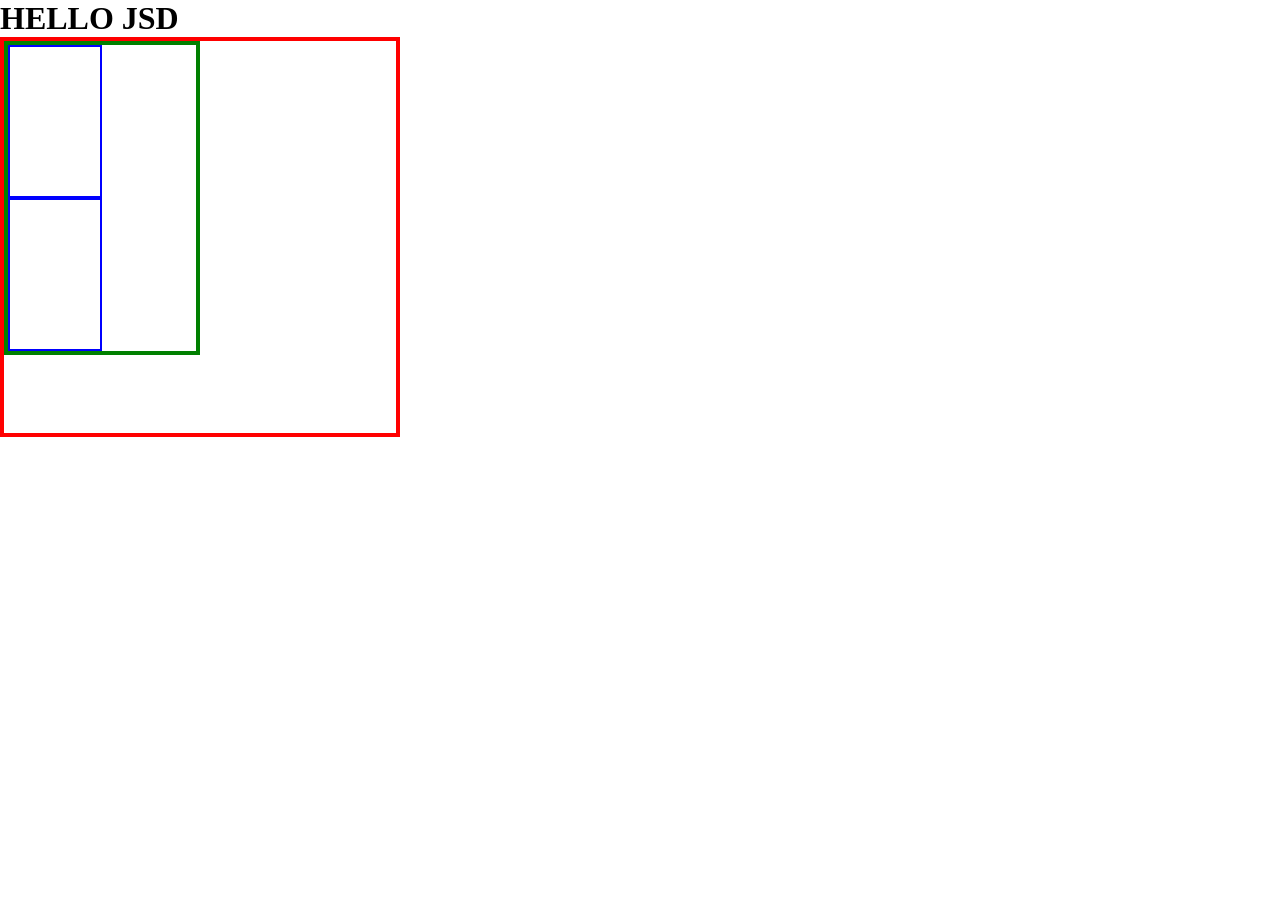
<file: index.html>
<!doctype html>
<html lang="en">
  <head>
    <meta charset="UTF-8" />
    <meta name="viewport" content="width=device-width, initial-scale=1.0" />
    <title>Document</title>
    <link rel="stylesheet" href="style.css" />
  </head>
  <body>
    <h1>HELLO JSD</h1>

    <div id="container">
      <div class="box">
        <div class="inside-box"></div>
        <div class="inside-box"></div>
      </div>
    </div>
  </body>
</html>
</file>
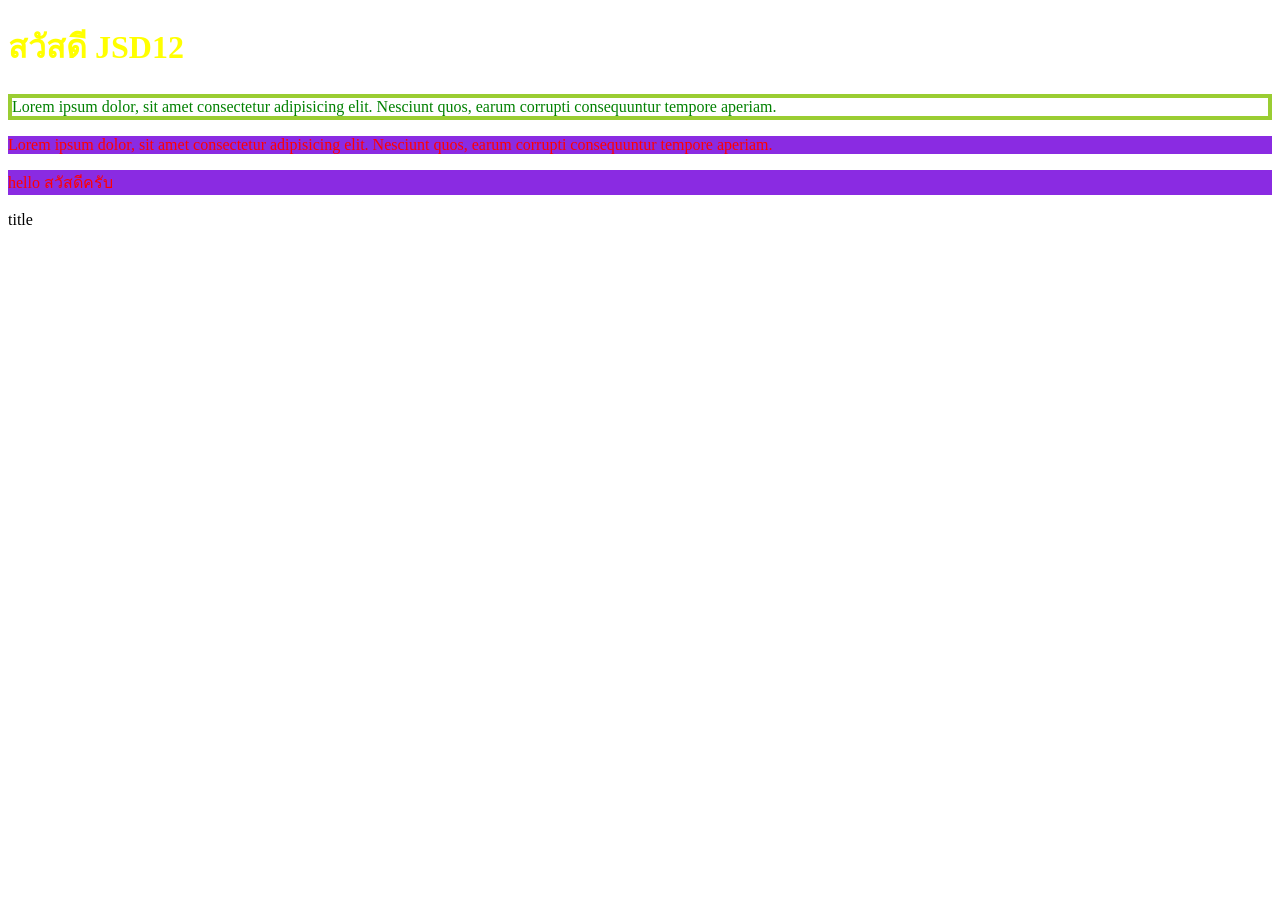
<file: 01_240326Example/index.html>
<!doctype html>
<html lang="en">
  <head>
    <meta charset="UTF-8" />
    <meta name="viewport" content="width=device-width, initial-scale=1.0" />
    <title>CSS-101</title>
    <link href="style.css" rel="stylesheet" />
    <style>
      h1 {
        color: aqua;
      }
    </style>
  </head>
  <body>
    <h1 id="hellojsd" class="hellotext" style="color: yellow">สวัสดี JSD12</h1>
    <p class="greenp">
      Lorem ipsum dolor, sit amet consectetur adipisicing elit. Nesciunt quos,
      earum corrupti consequuntur tempore aperiam.
    </p>
    <p>
      Lorem ipsum dolor, sit amet consectetur adipisicing elit. Nesciunt quos,
      earum corrupti consequuntur tempore aperiam.
    </p>
    <p>hello สวัสดีครับ</p>

    <div class="card">
      <div class="card__title">
        title
        <div class="card__content card__content--light"></div>
      </div>
    </div>
  </body>
</html>
</file>
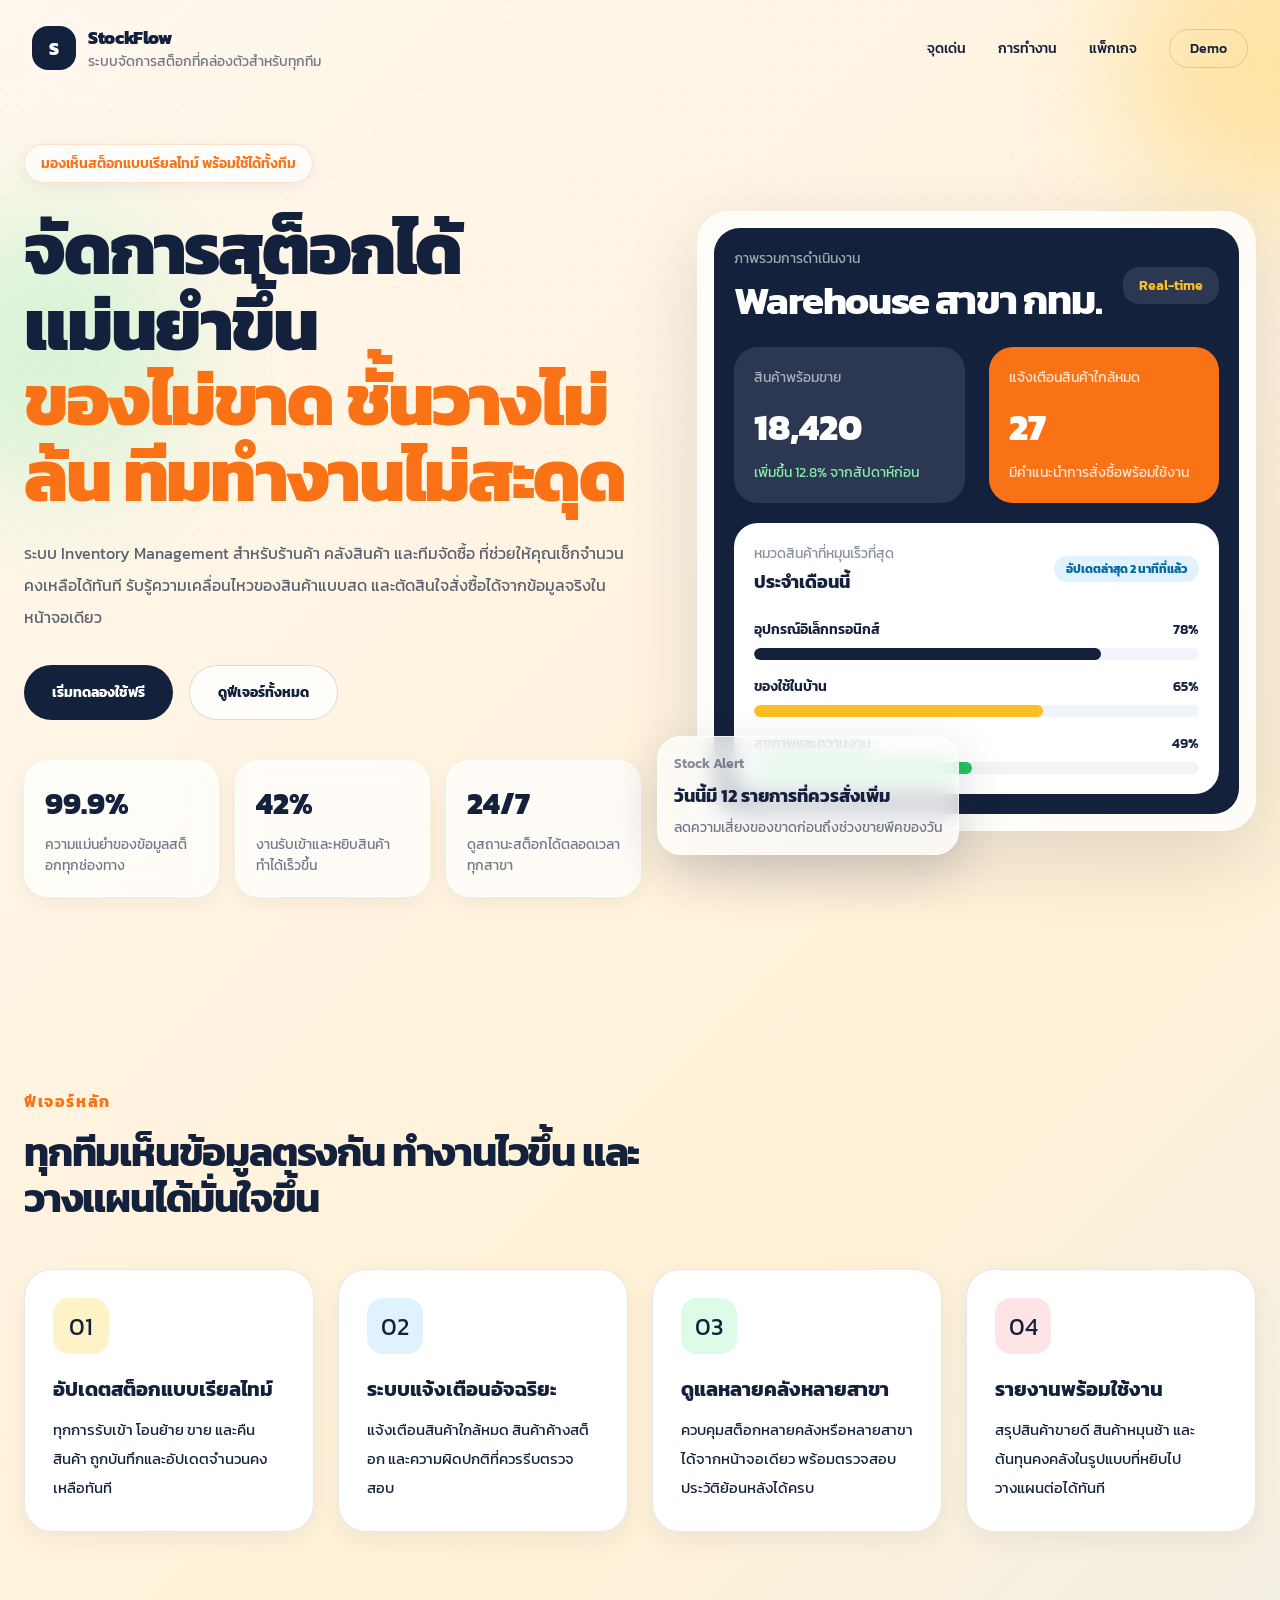
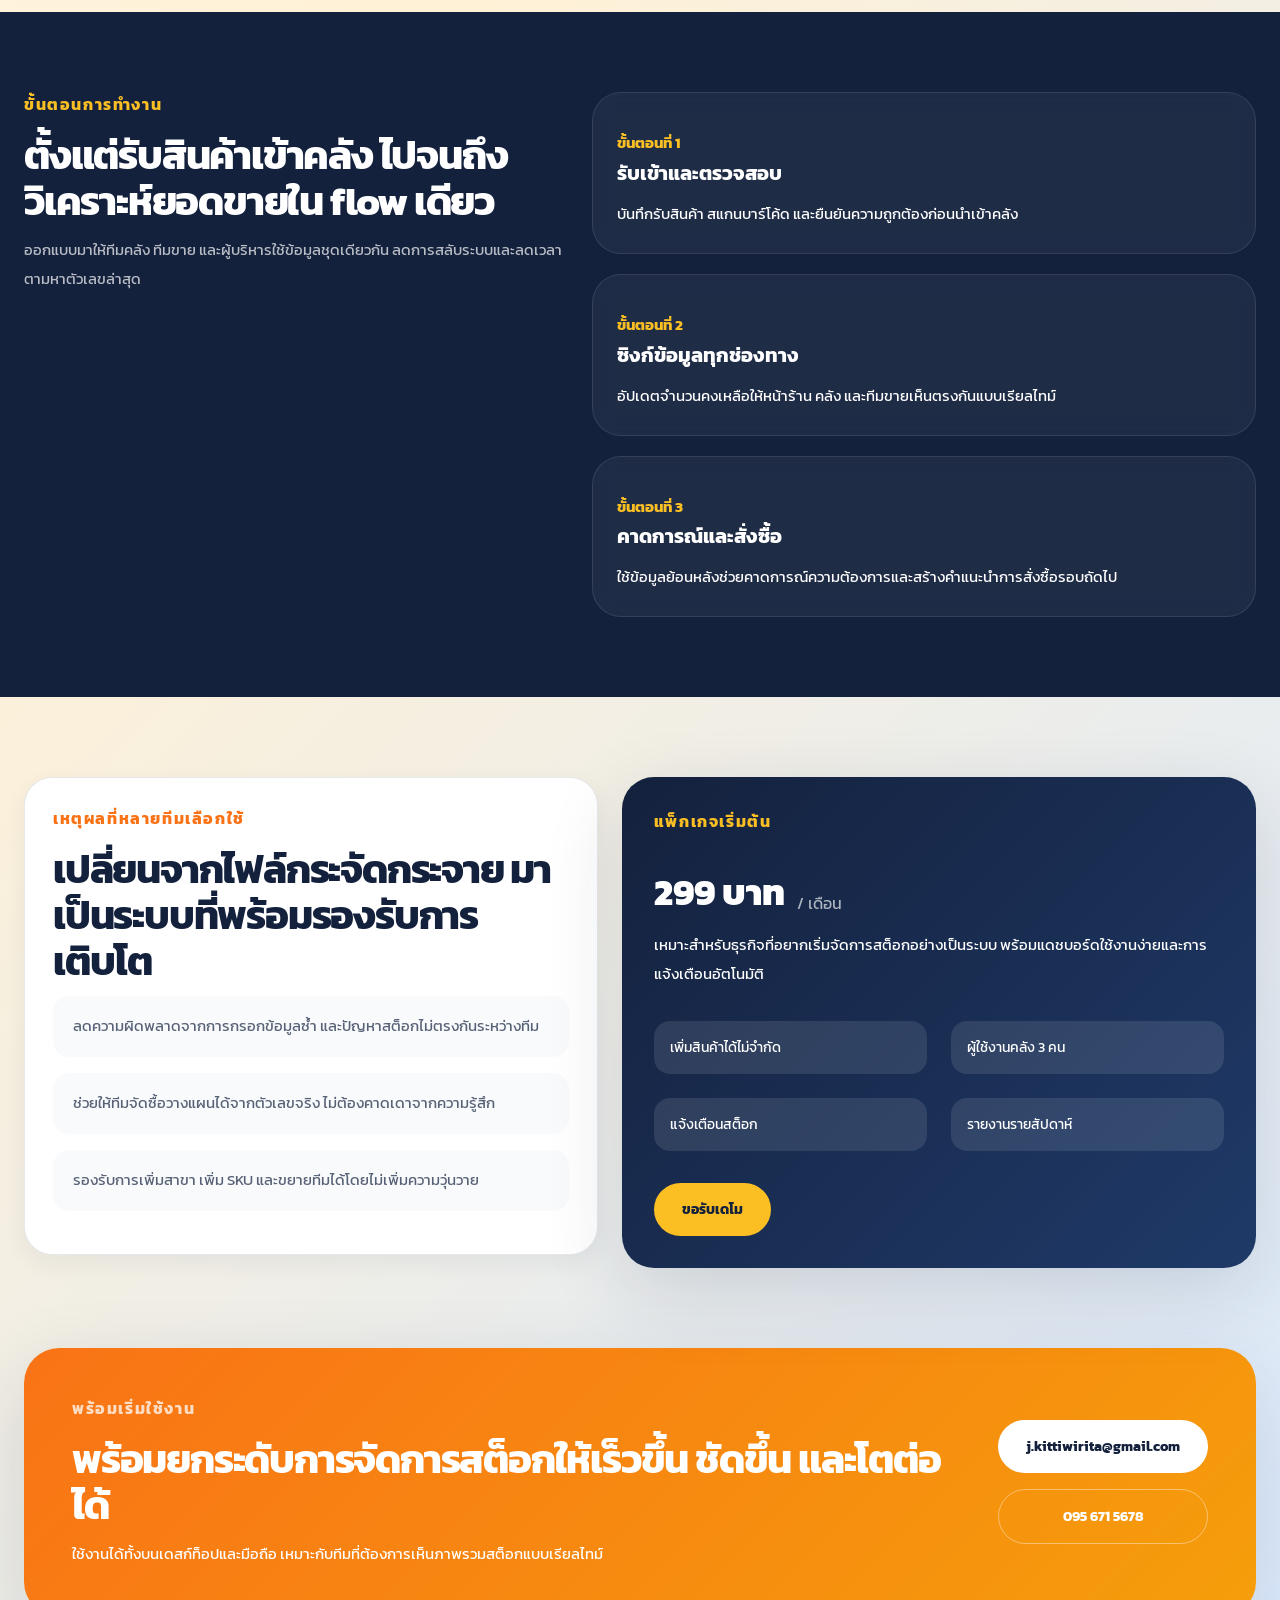
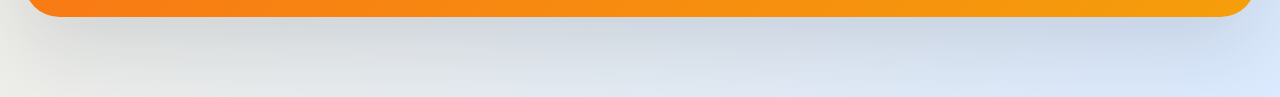
<file: 08_my-landing-page/index.html>
﻿<!doctype html>
<html lang="th">
  <head>
    <meta charset="UTF-8" />
    <meta name="viewport" content="width=device-width, initial-scale=1.0" />
    <title>StockFlow</title>
    <link rel="preconnect" href="https://fonts.googleapis.com" />
    <link rel="preconnect" href="https://fonts.gstatic.com" crossorigin />
    <link
      href="https://fonts.googleapis.com/css2?family=Kanit:ital,wght@0,100;0,200;0,300;0,400;0,500;0,600;0,700;0,800;0,900;1,100;1,200;1,300;1,400;1,500;1,600;1,700;1,800;1,900&display=swap"
      rel="stylesheet"
    />
    <link rel="stylesheet" href="css.css" />
  </head>
  <body>
    <div class="page-shell">
      <div class="bg-gradient"></div>
      <div class="bg-grid"></div>
      <div class="bg-orb bg-orb-right"></div>
      <div class="bg-orb bg-orb-left"></div>

      <header class="site-header container">
        <div class="brand">
          <div class="brand-mark">S</div>
          <div>
            <p class="brand-name">StockFlow</p>
            <p class="brand-tagline">ระบบจัดการสต็อกที่คล่องตัวสำหรับทุกทีม</p>
          </div>
        </div>

        <nav class="main-nav">
          <a href="#features">จุดเด่น</a>
          <a href="#workflow">การทำงาน</a>
          <a href="#pricing">แพ็กเกจ</a>
          <a class="nav-button" href="#contact">Demo</a>
        </nav>
      </header>

      <main>
        <section class="hero container">
          <div class="hero-copy">
            <span class="eyebrow"
              >มองเห็นสต็อกแบบเรียลไทม์ พร้อมใช้ได้ทั้งทีม</span
            >
            <h1>
              จัดการสต็อกได้แม่นยำขึ้น
              <span>ของไม่ขาด ชั้นวางไม่ล้น ทีมทำงานไม่สะดุด</span>
            </h1>
            <p class="hero-text">
              ระบบ Inventory Management สำหรับร้านค้า คลังสินค้า และทีมจัดซื้อ
              ที่ช่วยให้คุณเช็กจำนวนคงเหลือได้ทันที
              รับรู้ความเคลื่อนไหวของสินค้าแบบสด
              และตัดสินใจสั่งซื้อได้จากข้อมูลจริงในหน้าจอเดียว
            </p>

            <div class="hero-actions">
              <a class="button button-primary" href="#contact"
                >เริ่มทดลองใช้ฟรี</a
              >
              <a class="button button-secondary" href="#features"
                >ดูฟีเจอร์ทั้งหมด</a
              >
            </div>

            <div class="stats-grid">
              <article class="stat-card">
                <p class="stat-number">99.9%</p>
                <p class="stat-label">ความแม่นยำของข้อมูลสต็อกทุกช่องทาง</p>
              </article>
              <article class="stat-card">
                <p class="stat-number">42%</p>
                <p class="stat-label">งานรับเข้าและหยิบสินค้าทำได้เร็วขึ้น</p>
              </article>
              <article class="stat-card">
                <p class="stat-number">24/7</p>
                <p class="stat-label">ดูสถานะสต็อกได้ตลอดเวลาทุกสาขา</p>
              </article>
            </div>
          </div>

          <div class="hero-visual">
            <div class="dashboard-frame">
              <div class="dashboard-panel">
                <div class="panel-header">
                  <div>
                    <p class="panel-label">ภาพรวมการดำเนินงาน</p>
                    <h2>Warehouse สาขา กทม.</h2>
                  </div>
                  <div class="live-badge">Real-time</div>
                </div>

                <div class="summary-grid">
                  <article class="summary-card summary-card-dark">
                    <p class="panel-label">สินค้าพร้อมขาย</p>
                    <p class="summary-number">18,420</p>
                    <p class="summary-note is-positive">
                      เพิ่มขึ้น 12.8% จากสัปดาห์ก่อน
                    </p>
                  </article>
                  <article class="summary-card summary-card-alert">
                    <p class="panel-label alert-text">แจ้งเตือนสินค้าใกล้หมด</p>
                    <p class="summary-number">27</p>
                    <p class="summary-note alert-text">
                      มีคำแนะนำการสั่งซื้อพร้อมใช้งาน
                    </p>
                  </article>
                </div>

                <div class="category-card">
                  <div class="panel-header">
                    <div>
                      <p class="category-label">หมวดสินค้าที่หมุนเร็วที่สุด</p>
                      <p class="category-title">ประจำเดือนนี้</p>
                    </div>
                    <span class="mini-badge">อัปเดตล่าสุด 2 นาทีที่แล้ว</span>
                  </div>

                  <div class="progress-list">
                    <div class="progress-item">
                      <div class="progress-meta">
                        <span>อุปกรณ์อิเล็กทรอนิกส์</span>
                        <span>78%</span>
                      </div>
                      <div class="progress-track">
                        <div class="progress-fill fill-78"></div>
                      </div>
                    </div>
                    <div class="progress-item">
                      <div class="progress-meta">
                        <span>ของใช้ในบ้าน</span>
                        <span>65%</span>
                      </div>
                      <div class="progress-track">
                        <div class="progress-fill fill-65 fill-amber"></div>
                      </div>
                    </div>
                    <div class="progress-item">
                      <div class="progress-meta">
                        <span>สุขภาพและความงาม</span>
                        <span>49%</span>
                      </div>
                      <div class="progress-track">
                        <div class="progress-fill fill-49 fill-green"></div>
                      </div>
                    </div>
                  </div>
                </div>
              </div>
            </div>

            <div class="floating-card">
              <p class="floating-label">Stock Alert</p>
              <p class="floating-title">วันนี้มี 12 รายการที่ควรสั่งเพิ่ม</p>
              <p class="floating-text">
                ลดความเสี่ยงของขาดก่อนถึงช่วงขายพีคของวัน
              </p>
            </div>
          </div>
        </section>

        <section id="features" class="section container">
          <div class="section-head">
            <p class="section-kicker">ฟีเจอร์หลัก</p>
            <h2>ทุกทีมเห็นข้อมูลตรงกัน ทำงานไวขึ้น และวางแผนได้มั่นใจขึ้น</h2>
          </div>

          <div class="feature-grid">
            <article class="feature-card">
              <div class="feature-icon icon-amber">01</div>
              <h3>อัปเดตสต็อกแบบเรียลไทม์</h3>
              <p>
                ทุกการรับเข้า โอนย้าย ขาย และคืนสินค้า
                ถูกบันทึกและอัปเดตจำนวนคงเหลือทันที
              </p>
            </article>
            <article class="feature-card">
              <div class="feature-icon icon-sky">02</div>
              <h3>ระบบแจ้งเตือนอัจฉริยะ</h3>
              <p>
                แจ้งเตือนสินค้าใกล้หมด สินค้าค้างสต็อก
                และความผิดปกติที่ควรรีบตรวจสอบ 
              </p>
            </article>
            <article class="feature-card">
              <div class="feature-icon icon-green">03</div>
              <h3>ดูแลหลายคลังหลายสาขา</h3>
              <p>
                ควบคุมสต็อกหลายคลังหรือหลายสาขาได้จากหน้าจอเดียว
                พร้อมตรวจสอบประวัติย้อนหลังได้ครบ
              </p>
            </article>
            <article class="feature-card">
              <div class="feature-icon icon-rose">04</div>
              <h3>รายงานพร้อมใช้งาน</h3>
              <p>
                สรุปสินค้าขายดี สินค้าหมุนช้า
                และต้นทุนคงคลังในรูปแบบที่หยิบไปวางแผนต่อได้ทันที
              </p>
            </article>
          </div>
        </section>

        <section id="workflow" class="section section-dark">
          <div class="container workflow-grid">
            <div class="section-head dark-head">
              <p class="section-kicker gold-text">ขั้นตอนการทำงาน</p>
              <h2>
                ตั้งแต่รับสินค้าเข้าคลัง ไปจนถึงวิเคราะห์ยอดขายใน flow เดียว
              </h2>
              <p class="section-description">
                ออกแบบมาให้ทีมคลัง ทีมขาย และผู้บริหารใช้ข้อมูลชุดเดียวกัน
                ลดการสลับระบบและลดเวลาตามหาตัวเลขล่าสุด
              </p>
            </div>

            <div class="workflow-list">
              <article class="workflow-card">
                <p class="workflow-step">ขั้นตอนที่ 1</p>
                <h3>รับเข้าและตรวจสอบ</h3>
                <p>
                  บันทึกรับสินค้า สแกนบาร์โค้ด
                  และยืนยันความถูกต้องก่อนนำเข้าคลัง
                </p>
              </article>
              <article class="workflow-card">
                <p class="workflow-step">ขั้นตอนที่ 2</p>
                <h3>ซิงก์ข้อมูลทุกช่องทาง</h3>
                <p>
                  อัปเดตจำนวนคงเหลือให้หน้าร้าน คลัง
                  และทีมขายเห็นตรงกันแบบเรียลไทม์
                </p>
              </article>
              <article class="workflow-card">
                <p class="workflow-step">ขั้นตอนที่ 3</p>
                <h3>คาดการณ์และสั่งซื้อ</h3>
                <p>
                  ใช้ข้อมูลย้อนหลังช่วยคาดการณ์ความต้องการและสร้างคำแนะนำการสั่งซื้อรอบถัดไป
                </p>
              </article>
            </div>
          </div>
        </section>

        <section id="pricing" class="section container">
          <div class="pricing-grid">
            <article class="benefit-card">
              <p class="section-kicker">เหตุผลที่หลายทีมเลือกใช้</p>
              <h2>
                เปลี่ยนจากไฟล์กระจัดกระจาย มาเป็นระบบที่พร้อมรองรับการเติบโต
              </h2>
              <ul class="benefit-list">
                <li>
                  ลดความผิดพลาดจากการกรอกข้อมูลซ้ำ
                  และปัญหาสต็อกไม่ตรงกันระหว่างทีม
                </li>
                <li>
                  ช่วยให้ทีมจัดซื้อวางแผนได้จากตัวเลขจริง
                  ไม่ต้องคาดเดาจากความรู้สึก
                </li>
                <li>
                  รองรับการเพิ่มสาขา เพิ่ม SKU
                  และขยายทีมได้โดยไม่เพิ่มความวุ่นวาย
                </li>
              </ul>
            </article>

            <article class="plan-card">
              <p class="section-kicker gold-text">แพ็กเกจเริ่มต้น</p>
              <div class="price-row">
                <span class="price">299 บาท</span>
                <span class="price-unit">/ เดือน</span>
              </div>
              <p class="plan-text">
                เหมาะสำหรับธุรกิจที่อยากเริ่มจัดการสต็อกอย่างเป็นระบบ
                พร้อมแดชบอร์ดใช้งานง่ายและการแจ้งเตือนอัตโนมัติ
              </p>

              <div class="plan-grid">
                <div class="plan-item">เพิ่มสินค้าได้ไม่จำกัด</div>
                <div class="plan-item">ผู้ใช้งานคลัง 3 คน</div>
                <div class="plan-item">แจ้งเตือนสต็อก</div>
                <div class="plan-item">รายงานรายสัปดาห์</div>
              </div>

              <a class="button button-gold" href="#contact">ขอรับเดโม</a>
            </article>
          </div>
        </section>

        <section id="contact" class="contact-section container">
          <div class="contact-card">
            <div>
              <p class="section-kicker light-kicker">พร้อมเริ่มใช้งาน</p>
              <h2>พร้อมยกระดับการจัดการสต็อกให้เร็วขึ้น ชัดขึ้น และโตต่อได้</h2>
              <p class="contact-text">
                ใช้งานได้ทั้งบนเดสก์ท็อปและมือถือ
                เหมาะกับทีมที่ต้องการเห็นภาพรวมสต็อกแบบเรียลไทม์
              </p>
            </div>

            <div class="contact-actions">
              <a
                class="button contact-button-primary"
                href="mailto:j.kittiwirita@gmail.com"
                >j.kittiwirita@gmail.com</a
              >
              <a
                class="button contact-button-secondary"
                href="tel:+660956715678"
                >095 671 5678</a
              >
            </div>
          </div>
        </section>
      </main>
    </div>
  </body>
</html>
</file>
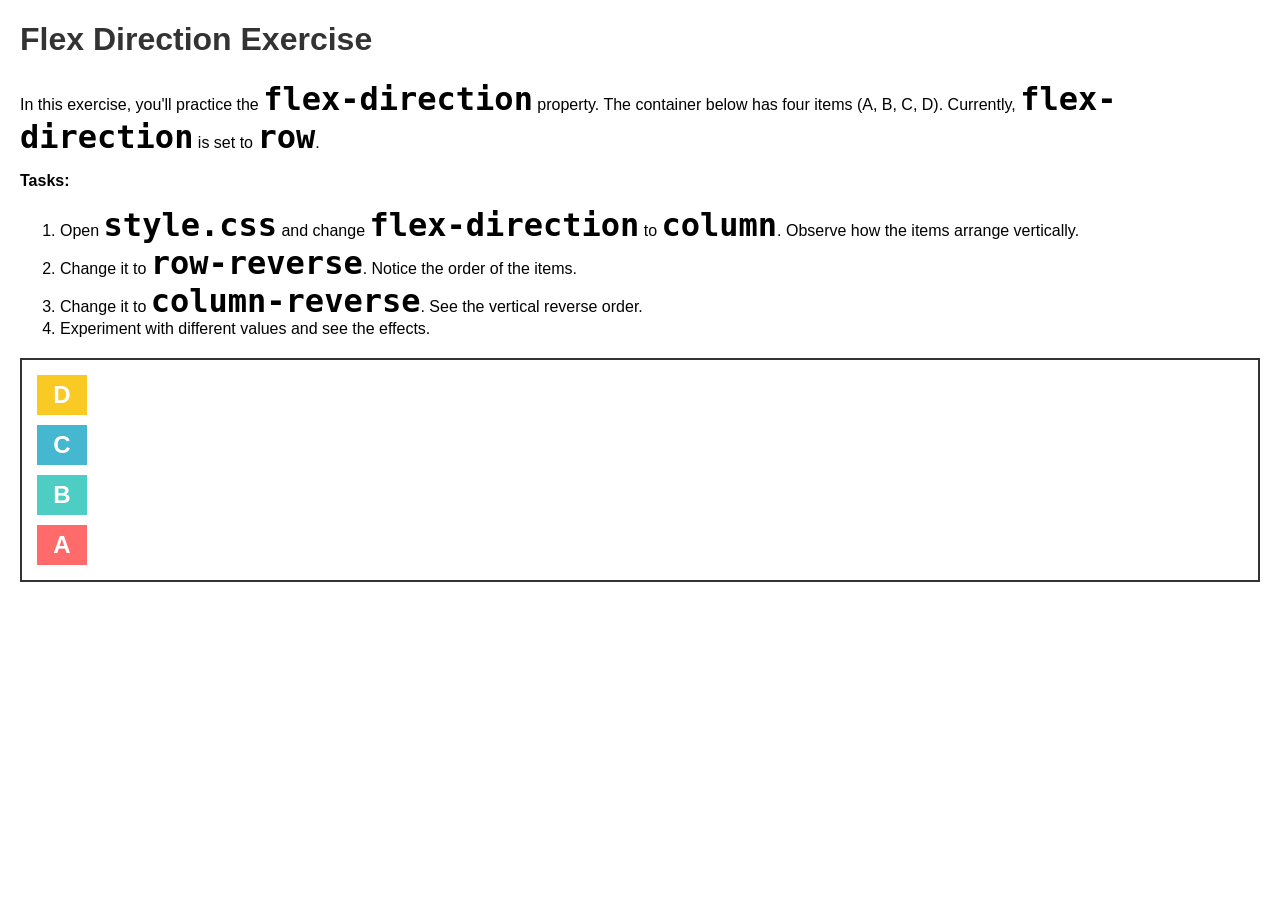
<file: 02_250326Jan-Kan/01-flex-direction/index.html>
<!doctype html>
<html lang="en">
  <head>
    <meta charset="UTF-8" />
    <meta name="viewport" content="width=device-width, initial-scale=1.0" />
    <title>Flex Direction Practice</title>
    <link rel="stylesheet" href="style.css" />
  </head>
  <body>
    <h1>Flex Direction Exercise</h1>
    <p>
      In this exercise, you'll practice the
      <code>flex-direction</code> property. The container below has four items
      (A, B, C, D). Currently, <code>flex-direction</code> is set to
      <code>row</code>.
    </p>
    <p><strong>Tasks:</strong></p>
    <ol>
      <li>
        Open <code>style.css</code> and change <code>flex-direction</code> to
        <code>column</code>. Observe how the items arrange vertically.
      </li>
      <li>
        Change it to <code>row-reverse</code>. Notice the order of the items.
      </li>
      <li>
        Change it to <code>column-reverse</code>. See the vertical reverse
        order.
      </li>
      <li>Experiment with different values and see the effects.</li>
    </ol>
    <div class="flex-container">
      <div class="item item-a">A</div>
      <div class="item item-b">B</div>
      <div class="item item-c">C</div>
      <div class="item item-d">D</div>
    </div>
  </body>
</html>
</file>
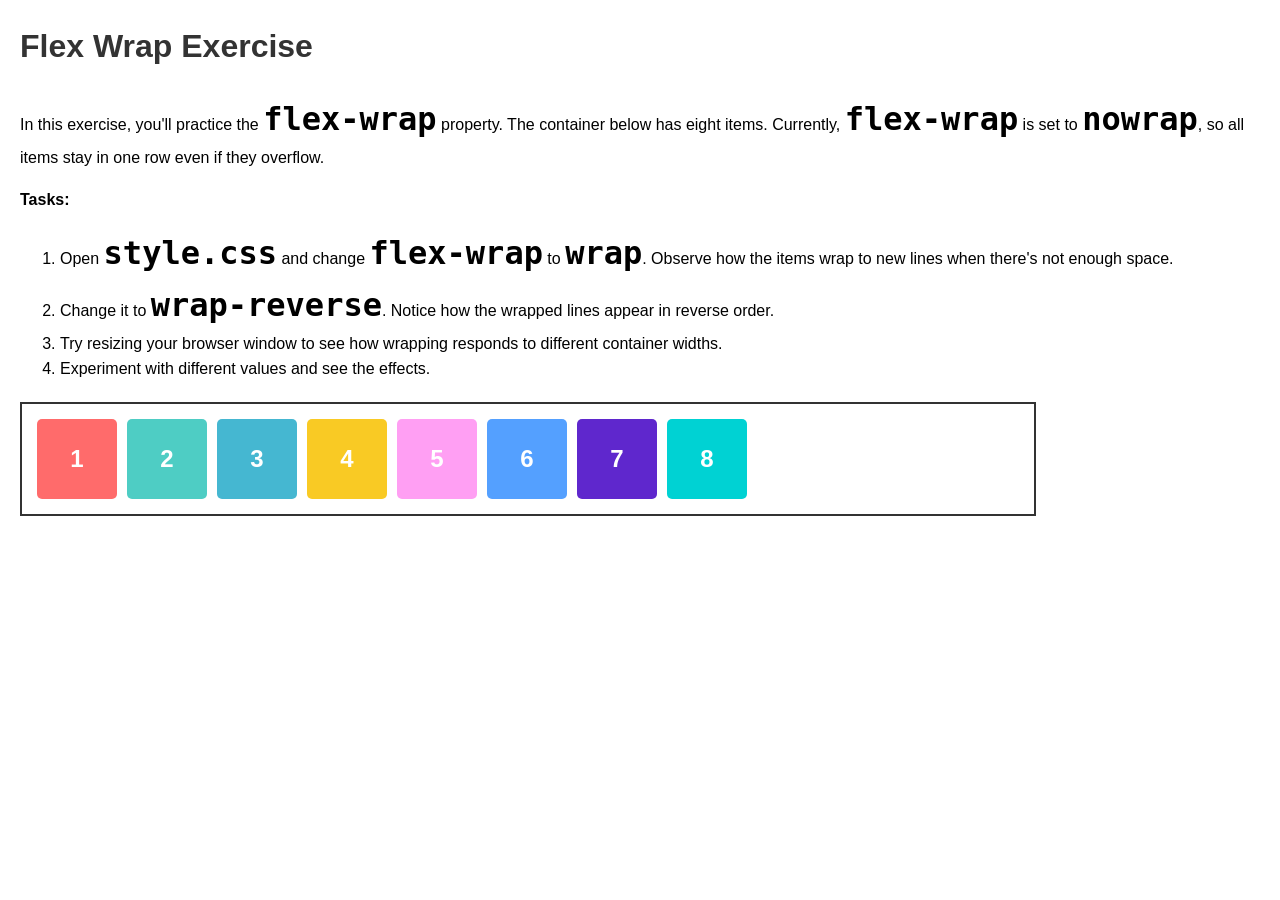
<file: 02_250326Jan-Kan/02-flex-wrap/index.html>
<!doctype html>
<html lang="en">
  <head>
    <meta charset="UTF-8" />
    <meta name="viewport" content="width=device-width, initial-scale=1.0" />
    <title>Flex Wrap Practice</title>
    <link rel="stylesheet" href="style.css" />
  </head>
  <body>
    <h1>Flex Wrap Exercise</h1>
    <p>In this exercise, you'll practice the <code>flex-wrap</code> property. The container below has eight items. Currently, <code>flex-wrap</code> is set to <code>nowrap</code>, so all items stay in one row even if they overflow.</p>
    <p><strong>Tasks:</strong></p>
    <ol>
      <li>Open <code>style.css</code> and change <code>flex-wrap</code> to <code>wrap</code>. Observe how the items wrap to new lines when there's not enough space.</li>
      <li>Change it to <code>wrap-reverse</code>. Notice how the wrapped lines appear in reverse order.</li>
      <li>Try resizing your browser window to see how wrapping responds to different container widths.</li>
      <li>Experiment with different values and see the effects.</li>
    </ol>
    <div class="flex-container">
      <div class="item item-1">1</div>
      <div class="item item-2">2</div>
      <div class="item item-3">3</div>
      <div class="item item-4">4</div>
      <div class="item item-5">5</div>
      <div class="item item-6">6</div>
      <div class="item item-7">7</div>
      <div class="item item-8">8</div>
    </div>
  </body>
</html>
</file>
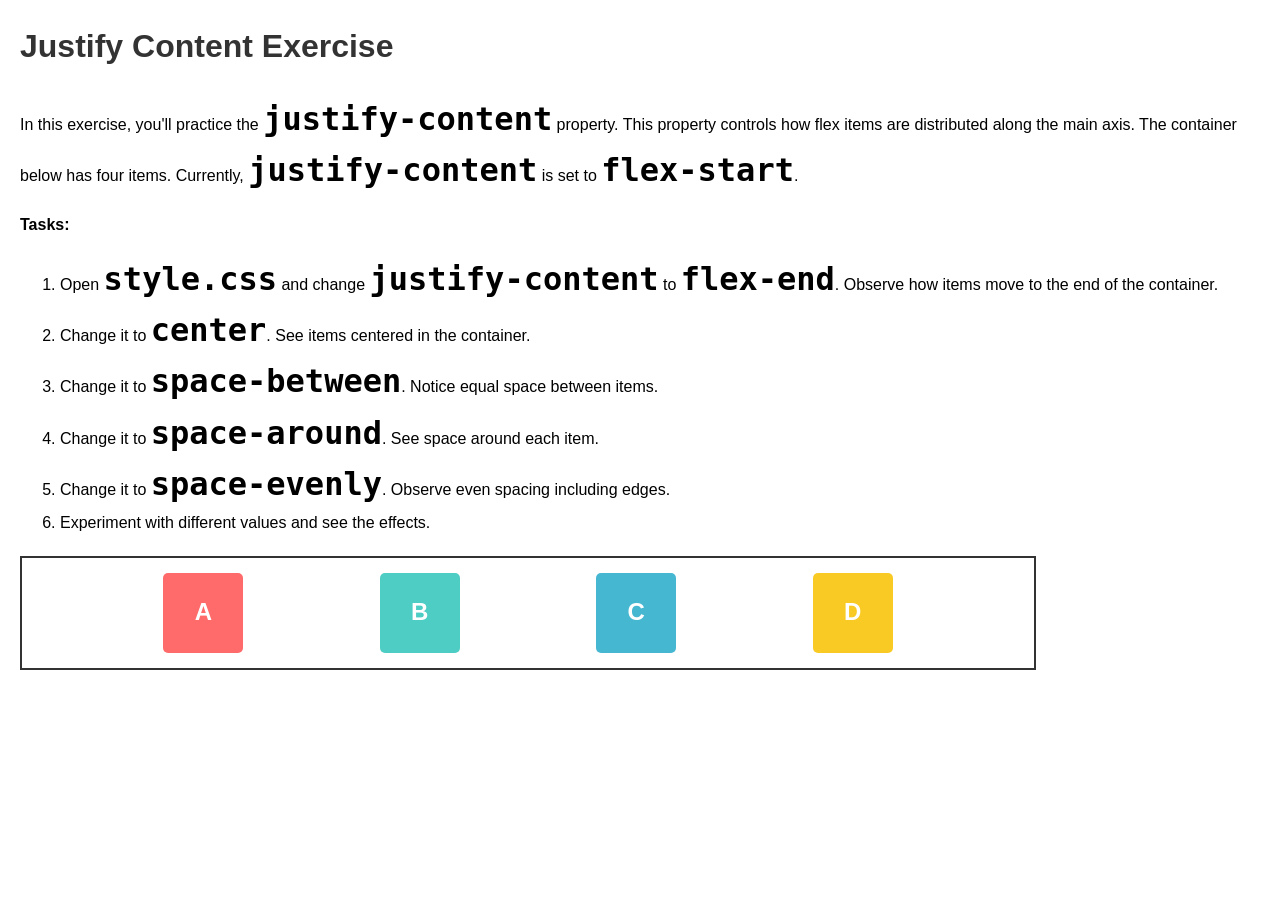
<file: 02_250326Jan-Kan/03-justify-content/index.html>
<!doctype html>
<html lang="en">
  <head>
    <meta charset="UTF-8" />
    <meta name="viewport" content="width=device-width, initial-scale=1.0" />
    <title>Justify Content Practice</title>
    <link rel="stylesheet" href="style.css" />
  </head>
  <body>
    <h1>Justify Content Exercise</h1>
    <p>
      In this exercise, you'll practice the <code>justify-content</code> property. This property controls how flex items are distributed along the main axis. The container below has four items. Currently, <code>justify-content</code> is set
      to <code>flex-start</code>.
    </p>
    <p><strong>Tasks:</strong></p>
    <ol>
      <li>Open <code>style.css</code> and change <code>justify-content</code> to <code>flex-end</code>. Observe how items move to the end of the container.</li>
      <li>Change it to <code>center</code>. See items centered in the container.</li>
      <li>Change it to <code>space-between</code>. Notice equal space between items.</li>
      <li>Change it to <code>space-around</code>. See space around each item.</li>
      <li>Change it to <code>space-evenly</code>. Observe even spacing including edges.</li>
      <li>Experiment with different values and see the effects.</li>
    </ol>
    <div class="flex-container">
      <div class="item item-1">A</div>
      <div class="item item-2">B</div>
      <div class="item item-3">C</div>
      <div class="item item-4">D</div>
    </div>
  </body>
</html>
</file>
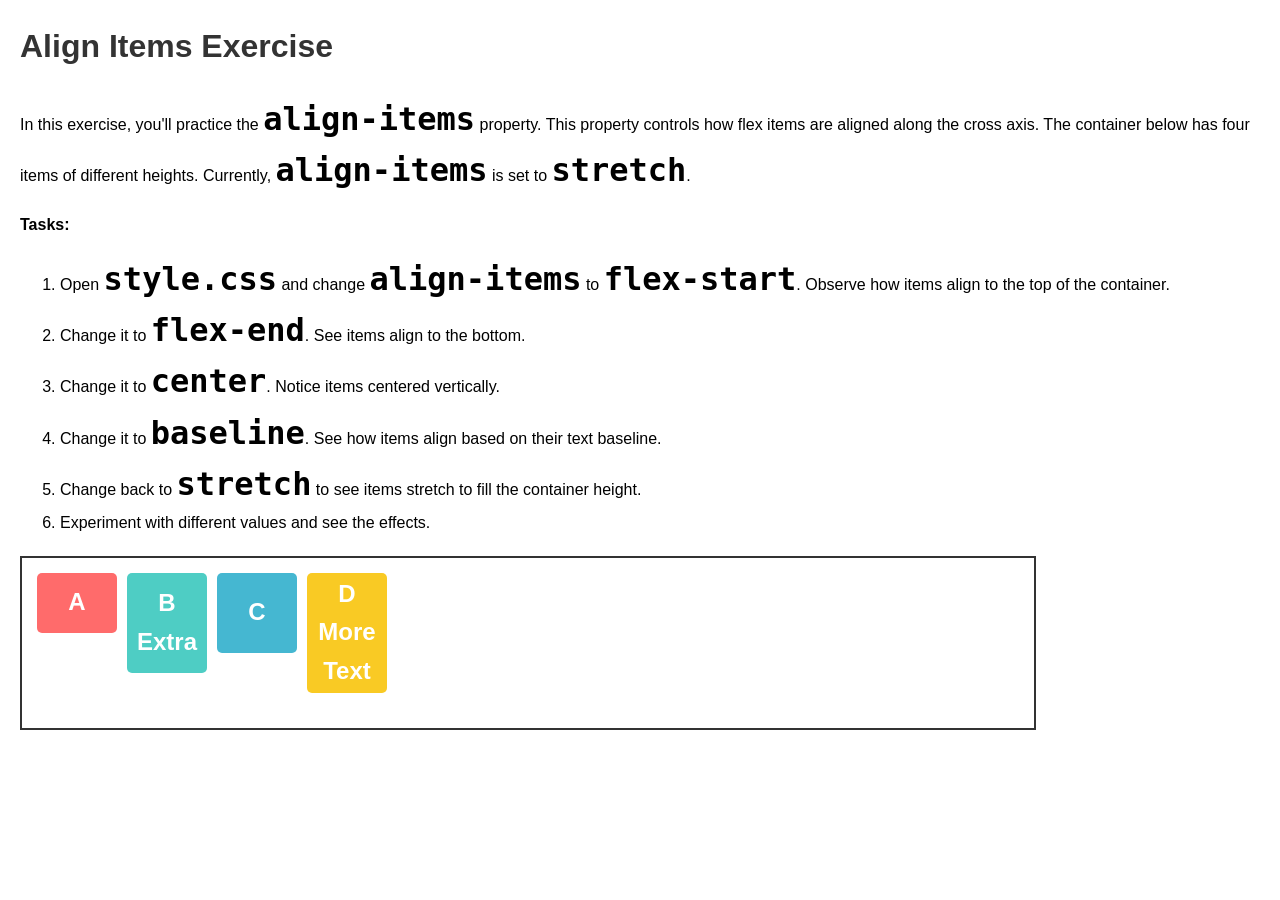
<file: 02_250326Jan-Kan/04-align-items/index.html>
<!doctype html>
<html lang="en">
  <head>
    <meta charset="UTF-8" />
    <meta name="viewport" content="width=device-width, initial-scale=1.0" />
    <title>Align Items Practice</title>
    <link rel="stylesheet" href="style.css" />
  </head>
  <body>
    <h1>Align Items Exercise</h1>
    <p>
      In this exercise, you'll practice the <code>align-items</code> property. This property controls how flex items are aligned along the cross axis. The container below has four items of different heights. Currently,
      <code>align-items</code> is set to <code>stretch</code>.
    </p>
    <p><strong>Tasks:</strong></p>
    <ol>
      <li>Open <code>style.css</code> and change <code>align-items</code> to <code>flex-start</code>. Observe how items align to the top of the container.</li>
      <li>Change it to <code>flex-end</code>. See items align to the bottom.</li>
      <li>Change it to <code>center</code>. Notice items centered vertically.</li>
      <li>Change it to <code>baseline</code>. See how items align based on their text baseline.</li>
      <li>Change back to <code>stretch</code> to see items stretch to fill the container height.</li>
      <li>Experiment with different values and see the effects.</li>
    </ol>
    <div class="flex-container">
      <div class="item item-1">A</div>
      <div class="item item-2">B<br />Extra</div>
      <div class="item item-3">C</div>
      <div class="item item-4">D<br />More<br />Text</div>
    </div>
  </body>
</html>
</file>
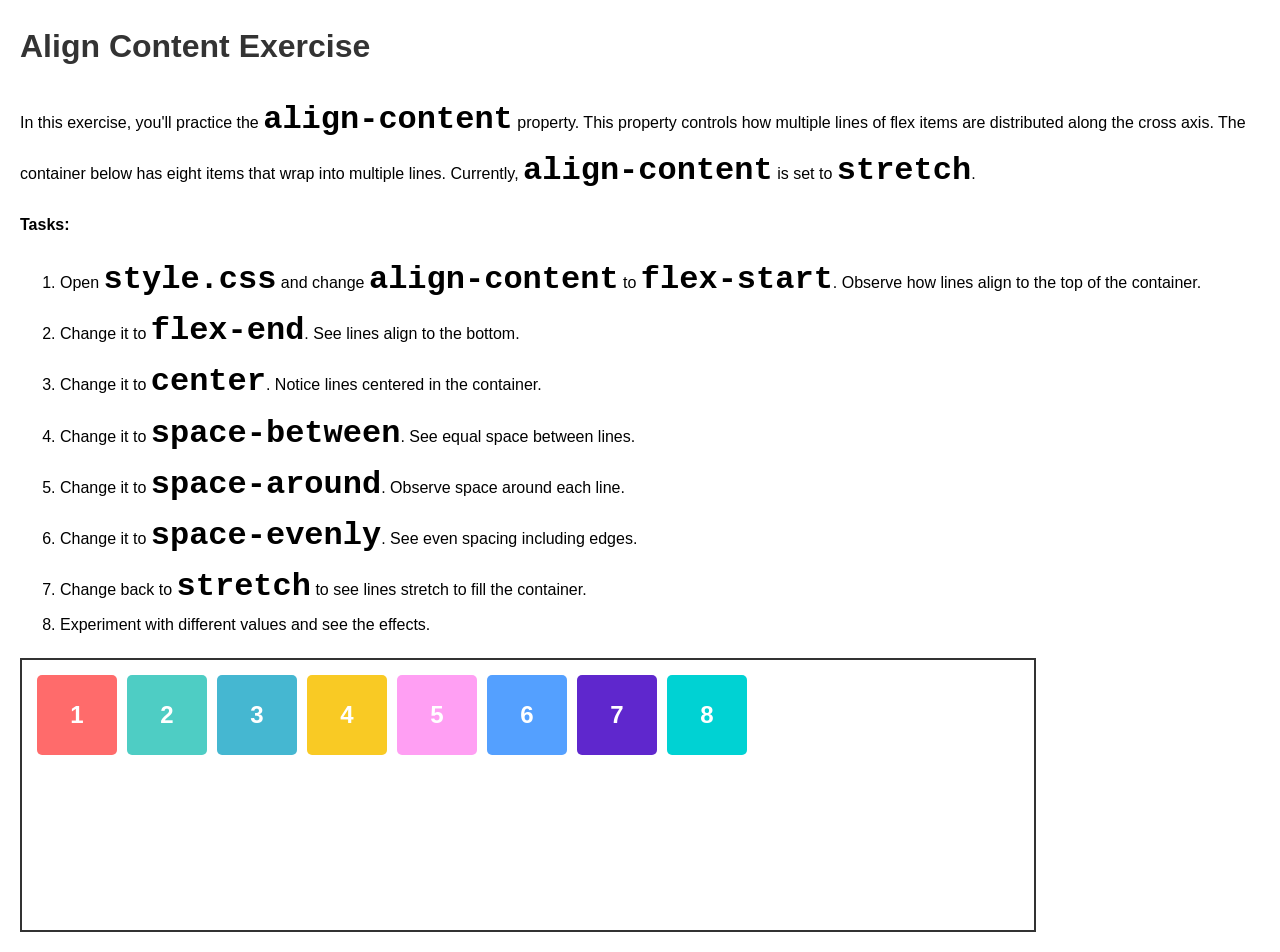
<file: 02_250326Jan-Kan/05-align-content/index.html>
<!doctype html>
<html lang="en">
  <head>
    <meta charset="UTF-8" />
    <meta name="viewport" content="width=device-width, initial-scale=1.0" />
    <title>Align Content Practice</title>
    <link rel="stylesheet" href="style.css" />
  </head>
  <body>
    <h1>Align Content Exercise</h1>
    <p>
      In this exercise, you'll practice the <code>align-content</code> property. This property controls how multiple lines of flex items are distributed along the cross axis. The container below has eight items that wrap into multiple
      lines. Currently, <code>align-content</code> is set to <code>stretch</code>.
    </p>
    <p><strong>Tasks:</strong></p>
    <ol>
      <li>Open <code>style.css</code> and change <code>align-content</code> to <code>flex-start</code>. Observe how lines align to the top of the container.</li>
      <li>Change it to <code>flex-end</code>. See lines align to the bottom.</li>
      <li>Change it to <code>center</code>. Notice lines centered in the container.</li>
      <li>Change it to <code>space-between</code>. See equal space between lines.</li>
      <li>Change it to <code>space-around</code>. Observe space around each line.</li>
      <li>Change it to <code>space-evenly</code>. See even spacing including edges.</li>
      <li>Change back to <code>stretch</code> to see lines stretch to fill the container.</li>
      <li>Experiment with different values and see the effects.</li>
    </ol>
    <div class="flex-container">
      <div class="item item-1">1</div>
      <div class="item item-2">2</div>
      <div class="item item-3">3</div>
      <div class="item item-4">4</div>
      <div class="item item-5">5</div>
      <div class="item item-6">6</div>
      <div class="item item-7">7</div>
      <div class="item item-8">8</div>
    </div>
  </body>
</html>
</file>
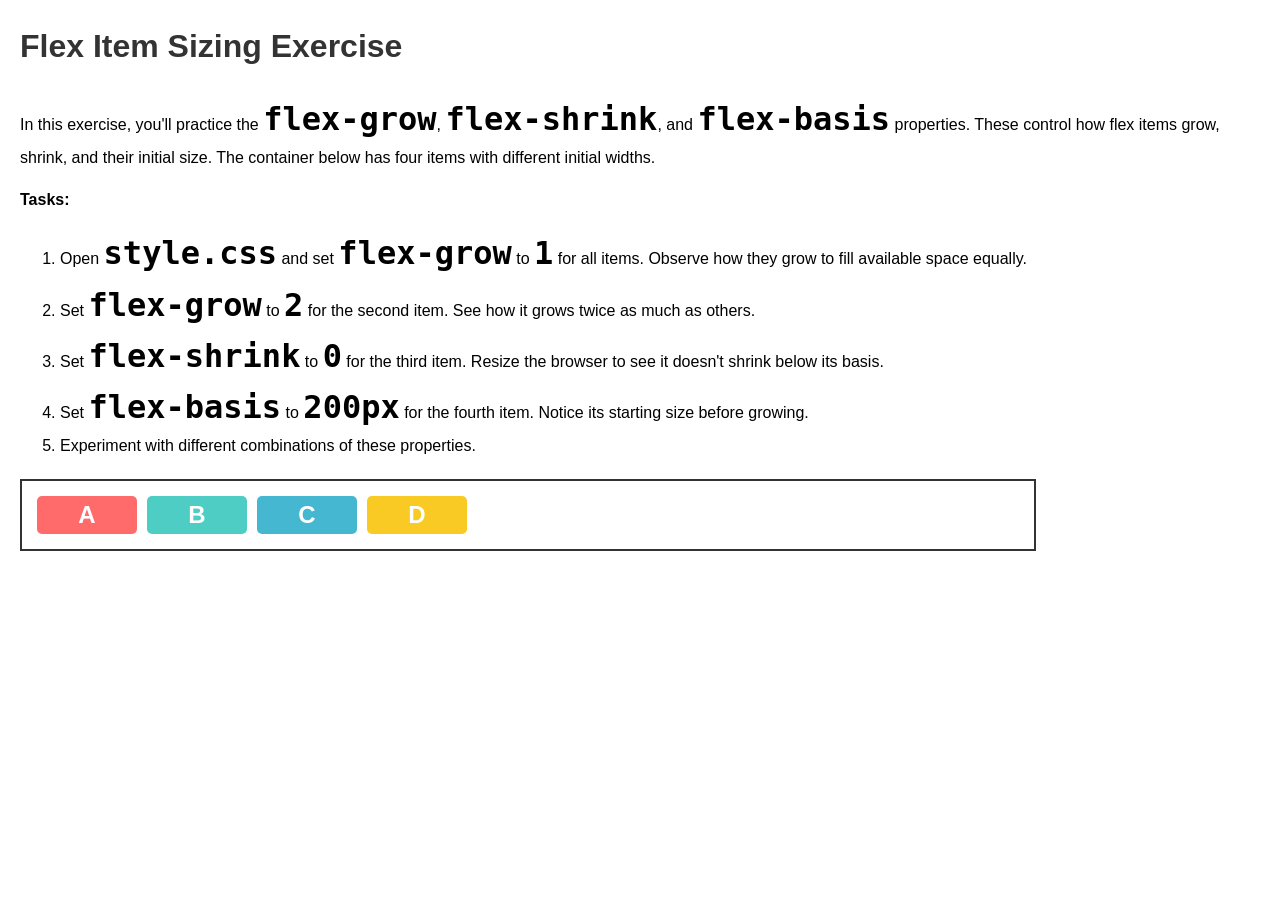
<file: 02_250326Jan-Kan/07-flex-item-sizing/index.html>
<!doctype html>
<html lang="en">
  <head>
    <meta charset="UTF-8" />
    <meta name="viewport" content="width=device-width, initial-scale=1.0" />
    <title>Flex Item Sizing Practice</title>
    <link rel="stylesheet" href="style.css" />
  </head>
  <body>
    <h1>Flex Item Sizing Exercise</h1>
    <p>
      In this exercise, you'll practice the <code>flex-grow</code>, <code>flex-shrink</code>, and <code>flex-basis</code> properties. These control how flex items grow, shrink, and their initial size. The container below has four items with
      different initial widths.
    </p>
    <p><strong>Tasks:</strong></p>
    <ol>
      <li>Open <code>style.css</code> and set <code>flex-grow</code> to <code>1</code> for all items. Observe how they grow to fill available space equally.</li>
      <li>Set <code>flex-grow</code> to <code>2</code> for the second item. See how it grows twice as much as others.</li>
      <li>Set <code>flex-shrink</code> to <code>0</code> for the third item. Resize the browser to see it doesn't shrink below its basis.</li>
      <li>Set <code>flex-basis</code> to <code>200px</code> for the fourth item. Notice its starting size before growing.</li>
      <li>Experiment with different combinations of these properties.</li>
    </ol>
    <div class="flex-container">
      <div class="item item-1">A</div>
      <div class="item item-2">B</div>
      <div class="item item-3">C</div>
      <div class="item item-4">D</div>
    </div>
  </body>
</html>
</file>
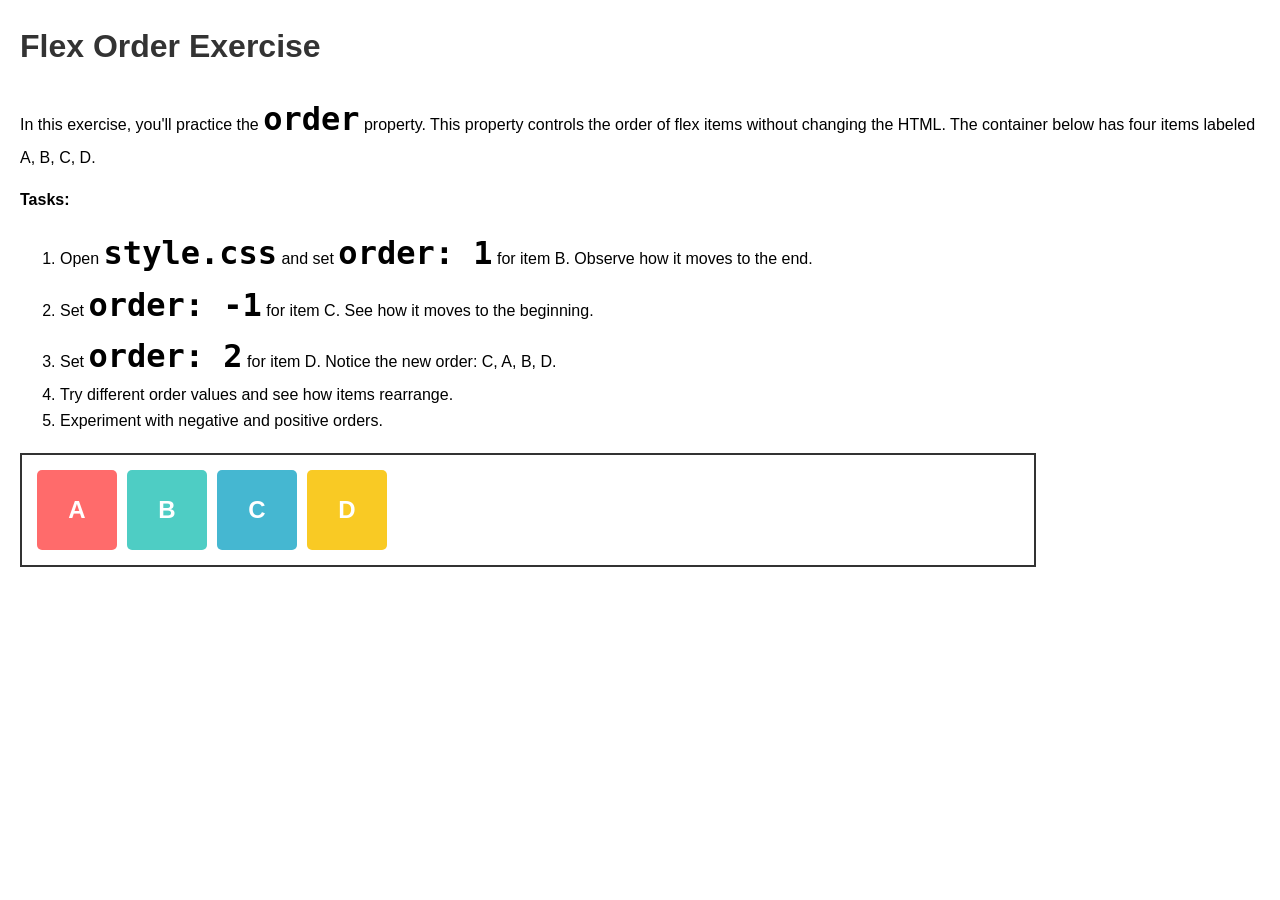
<file: 02_250326Jan-Kan/08-flex-order/index.html>
<!doctype html>
<html lang="en">
  <head>
    <meta charset="UTF-8" />
    <meta name="viewport" content="width=device-width, initial-scale=1.0" />
    <title>Flex Order Practice</title>
    <link rel="stylesheet" href="style.css" />
  </head>
  <body>
    <h1>Flex Order Exercise</h1>
    <p>In this exercise, you'll practice the <code>order</code> property. This property controls the order of flex items without changing the HTML. The container below has four items labeled A, B, C, D.</p>
    <p><strong>Tasks:</strong></p>
    <ol>
      <li>Open <code>style.css</code> and set <code>order: 1</code> for item B. Observe how it moves to the end.</li>
      <li>Set <code>order: -1</code> for item C. See how it moves to the beginning.</li>
      <li>Set <code>order: 2</code> for item D. Notice the new order: C, A, B, D.</li>
      <li>Try different order values and see how items rearrange.</li>
      <li>Experiment with negative and positive orders.</li>
    </ol>
    <div class="flex-container">
      <div class="item item-a">A</div>
      <div class="item item-b">B</div>
      <div class="item item-c">C</div>
      <div class="item item-d">D</div>
    </div>
  </body>
</html>
</file>
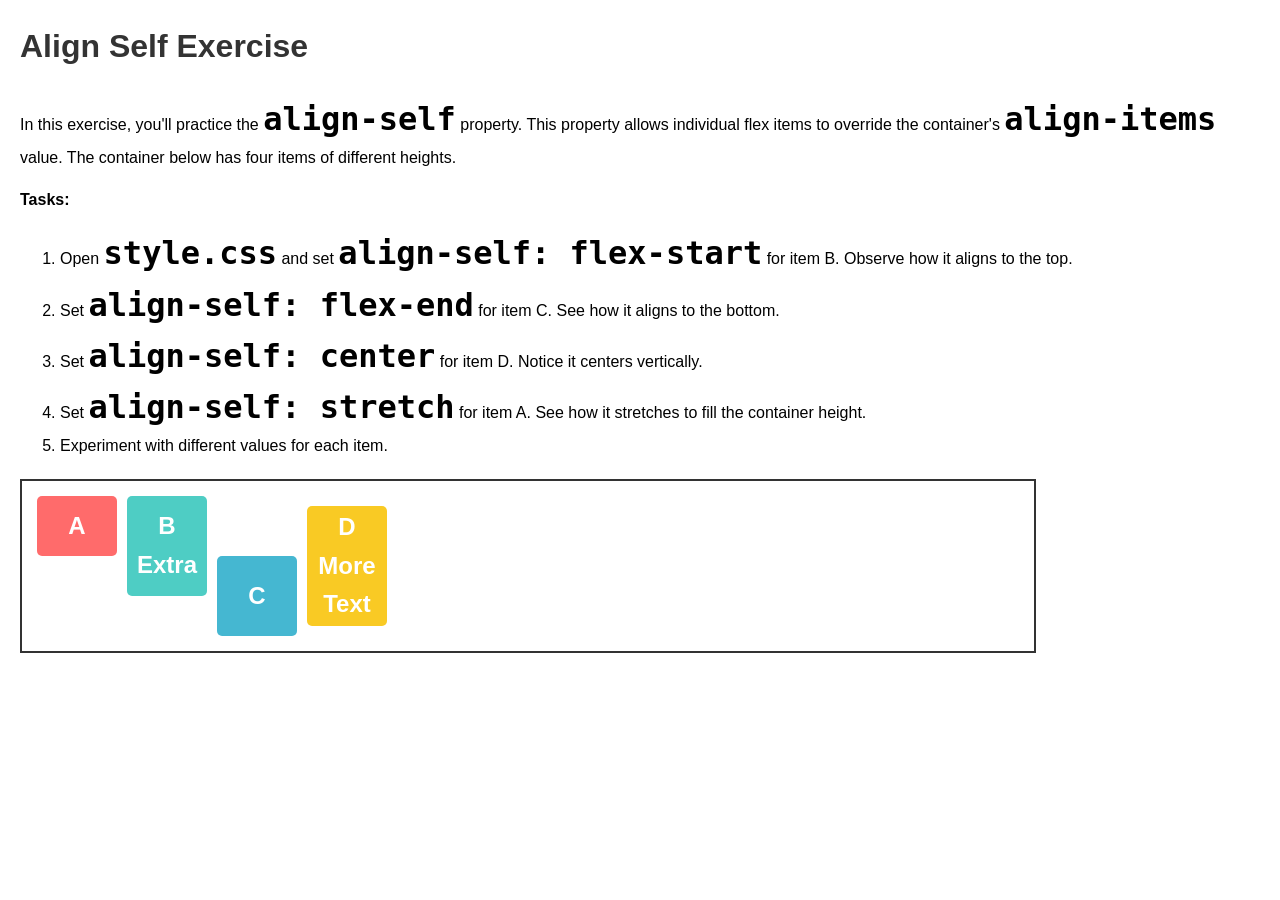
<file: 02_250326Jan-Kan/09-align-self/index.html>
<!doctype html>
<html lang="en">
  <head>
    <meta charset="UTF-8" />
    <meta name="viewport" content="width=device-width, initial-scale=1.0" />
    <title>Align Self Practice</title>
    <link rel="stylesheet" href="style.css" />
  </head>
  <body>
    <h1>Align Self Exercise</h1>
    <p>
      In this exercise, you'll practice the <code>align-self</code> property. This property allows individual flex items to override the container's <code>align-items</code> value. The container below has four items of different heights.
    </p>
    <p><strong>Tasks:</strong></p>
    <ol>
      <li>Open <code>style.css</code> and set <code>align-self: flex-start</code> for item B. Observe how it aligns to the top.</li>
      <li>Set <code>align-self: flex-end</code> for item C. See how it aligns to the bottom.</li>
      <li>Set <code>align-self: center</code> for item D. Notice it centers vertically.</li>
      <li>Set <code>align-self: stretch</code> for item A. See how it stretches to fill the container height.</li>
      <li>Experiment with different values for each item.</li>
    </ol>
    <div class="flex-container">
      <div class="item item-a">A</div>
      <div class="item item-b">B<br />Extra</div>
      <div class="item item-c">C</div>
      <div class="item item-d">D<br />More<br />Text</div>
    </div>
  </body>
</html>
</file>
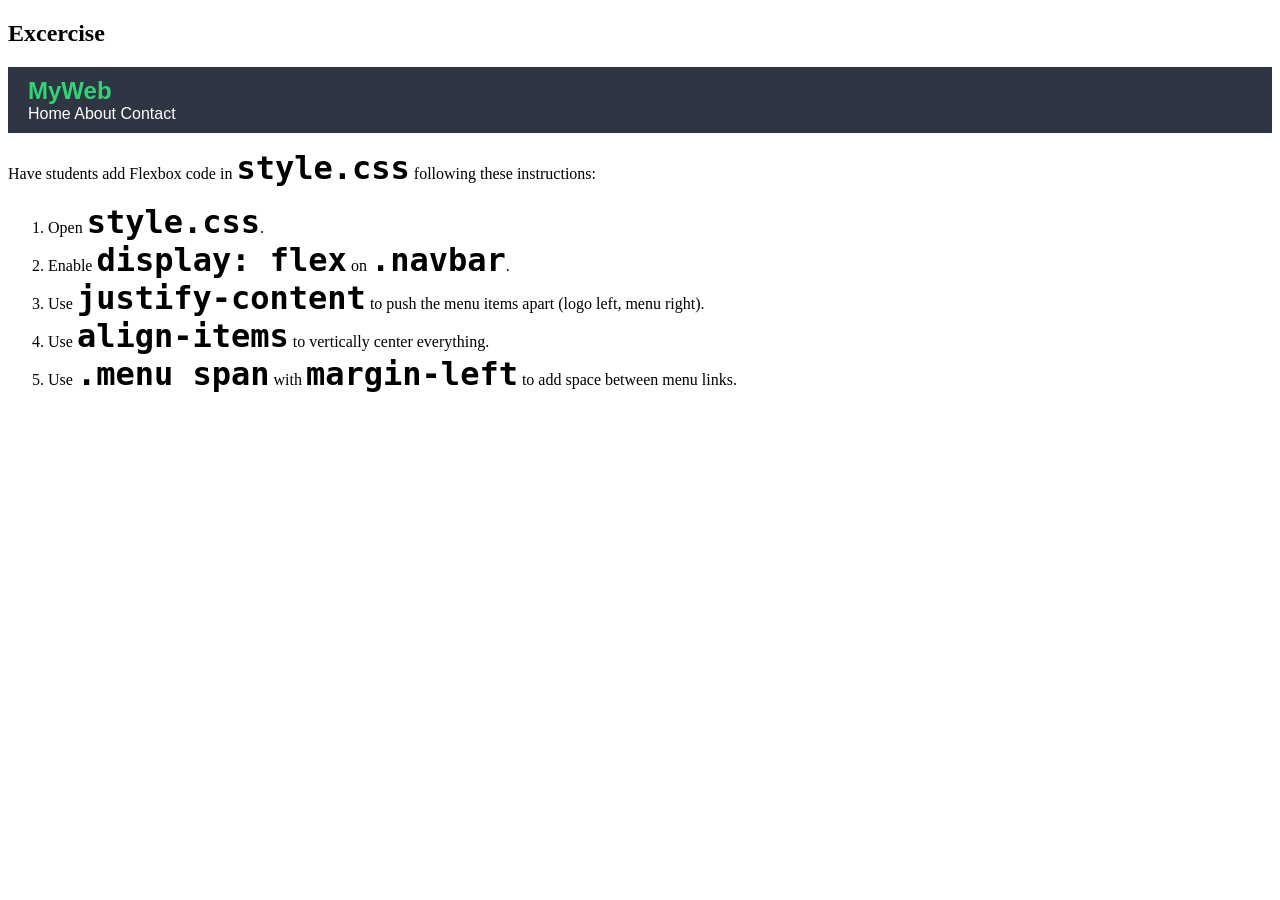
<file: 02_250326Jan-Kan/10-navbar-flex/index.html>
<!doctype html>
<html lang="th">
  <head>
    <meta charset="UTF-8" />
    <title>Flexbox Ex 2</title>
    <link rel="stylesheet" href="style.css" />
  </head>
  <body>
    <h2>Excercise</h2>
    <div class="navbar">
      <div class="logo">MyWeb</div>
      <div class="menu">
        <span>Home</span>
        <span>About</span>
        <span>Contact</span>
      </div>
    </div>

    <div class="instructions">
      <p>Have students add Flexbox code in <code>style.css</code> following these instructions:</p>
      <ol>
        <li>Open <code>style.css</code>.</li>
        <li>Enable <code>display: flex</code> on <code>.navbar</code>.</li>
        <li>Use <code>justify-content</code> to push the menu items apart (logo left, menu right).</li>
        <li>Use <code>align-items</code> to vertically center everything.</li>
        <li>Use <code>.menu span</code> with <code>margin-left</code> to add space between menu links.</li>
      </ol>
    </div>
  </body>
</html>
</file>
<file: style.css>
* {
  padding: 0;
  margin: 0;
  box-sizing: border-box;
}

#container {
  height: 400px;
  width: 400px;
  border: 4px solid red;
  max-width: 700px;
  min-width: 200px;
}

.box {
  border: 4px solid green;
  height: 80%;
  width: 50%;
}

.inside-box {
  border: 2px blue solid;
  width: 50%;
  height: 50%;
}
</file>
<file: 01_240326Example/style.css>
p {
  color: red;
  background-color: blueviolet;
}
.greenp {
  color: green;
  background-color: #fff;
  border: 4px solid yellowgreen;
}
h1 {
  color: magenta;
}
</file>
<file: 08_my-landing-page/css.css>
﻿:root {
  --ink: #14213d;
  --sand: #fff8ef;
  --ember: #f97316;
  --gold: #fbbf24;
  --mist: #e0f2fe;
  --white: #ffffff;
  --text-soft: rgba(20, 33, 61, 0.7);
  --text-muted: rgba(20, 33, 61, 0.6);
  --border-soft: rgba(20, 33, 61, 0.1);
  --shadow-soft: 0 25px 80px rgba(20, 33, 61, 0.14);
}

* {
  box-sizing: border-box;
}

html {
  scroll-behavior: smooth;
}

body {
  margin: 0;
  font-family: "Kanit", sans-serif;
  background: var(--sand);
  color: var(--ink);
  -webkit-font-smoothing: antialiased;
  text-rendering: optimizeLegibility;
}

a {
  color: inherit;
  text-decoration: none;
}

p,
h1,
h2,
h3 {
  margin: 0;
}

.page-shell {
  position: relative;
  overflow: hidden;
}

.container {
  width: min(100% - 3rem, 80rem);
  margin-inline: auto;
}

.bg-gradient,
.bg-grid,
.bg-orb {
  pointer-events: none;
  position: absolute;
  z-index: -1;
}

.bg-gradient {
  inset: 0;
  background: linear-gradient(135deg, #fff8ef 0%, #fff1d6 45%, #dbeafe 100%);
}

.bg-grid {
  inset-inline: 0;
  top: 0;
  height: 34rem;
  opacity: 0.5;
  background-image: radial-gradient(
    circle at 1px 1px,
    rgba(20, 33, 61, 0.08) 1px,
    transparent 0
  );
  background-size: 22px 22px;
}

.bg-orb {
  width: 18rem;
  height: 18rem;
  border-radius: 9999px;
  filter: blur(60px);
}

.bg-orb-right {
  top: -5rem;
  right: -8rem;
  background: rgba(251, 191, 36, 0.3);
}

.bg-orb-left {
  top: 13rem;
  left: -6rem;
  background: rgba(134, 239, 172, 0.3);
}

.site-header {
  display: flex;
  align-items: center;
  justify-content: space-between;
  padding-block: 1.5rem;
}

.brand {
  display: flex;
  align-items: center;
  gap: 0.75rem;
}

.brand-mark {
  display: grid;
  place-items: center;
  width: 2.75rem;
  height: 2.75rem;
  border-radius: 1rem;
  background: var(--ink);
  color: var(--white);
  font-size: 1.125rem;
  font-weight: 800;
}

.brand-name {
  font-size: 1.125rem;
  font-weight: 800;
  letter-spacing: -0.02em;
}

.brand-tagline {
  font-size: 0.875rem;
  color: var(--text-muted);
}

.main-nav {
  display: none;
  align-items: center;
  gap: 2rem;
  font-size: 0.875rem;
  font-weight: 500;
}

.main-nav a {
  transition:
    color 0.2s ease,
    border-color 0.2s ease;
}

.main-nav a:hover {
  color: var(--ember);
}

.nav-button {
  border: 1px solid rgba(20, 33, 61, 0.15);
  border-radius: 9999px;
  padding: 0.5rem 1.25rem;
}

.hero {
  display: grid;
  gap: 3.5rem;
  align-items: center;
  padding-top: 2rem;
  padding-bottom: 5rem;
}

.eyebrow {
  display: inline-flex;
  align-items: center;
  padding: 0.5rem 1rem;
  border: 1px solid rgba(249, 115, 22, 0.2);
  border-radius: 9999px;
  background: rgba(255, 255, 255, 0.7);
  color: var(--ember);
  font-size: 0.875rem;
  font-weight: 600;
  backdrop-filter: blur(12px);
  box-shadow: 0 4px 18px rgba(20, 33, 61, 0.06);
}

.hero h1 {
  margin-top: 1.75rem;
  max-width: 42rem;
  font-size: clamp(2.5rem, 6vw, 4.5rem);
  line-height: 1.05;
  letter-spacing: -0.03em;
  font-weight: 800;
}

.hero h1 span {
  display: block;
  color: var(--ember);
}

.hero-text {
  margin-top: 1.5rem;
  max-width: 38rem;
  color: var(--text-soft);
  font-size: 1rem;
  line-height: 2;
}

.hero-actions,
.contact-actions {
  display: flex;
  flex-direction: column;
  gap: 1rem;
  margin-top: 2rem;
}

.button {
  display: inline-flex;
  justify-content: center;
  align-items: center;
  border-radius: 9999px;
  padding: 1rem 1.75rem;
  font-size: 0.875rem;
  font-weight: 700;
  transition: all 0.2s ease;
}

.button-primary {
  background: var(--ink);
  color: var(--white);
}

.button-primary:hover {
  background: var(--ember);
}

.button-secondary {
  border: 1px solid rgba(20, 33, 61, 0.15);
  background: rgba(255, 255, 255, 0.8);
}

.button-secondary:hover {
  border-color: var(--ink);
  background: var(--white);
}

.stats-grid {
  display: grid;
  gap: 1rem;
  margin-top: 2.5rem;
}

.stat-card,
.floating-card {
  border: 1px solid rgba(255, 255, 255, 0.7);
  background: rgba(255, 255, 255, 0.75);
  backdrop-filter: blur(12px);
}

.stat-card {
  border-radius: 1.5rem;
  padding: 1.25rem;
  box-shadow: 0 6px 20px rgba(20, 33, 61, 0.06);
}

.stat-number {
  font-size: 1.875rem;
  font-weight: 800;
}

.stat-label {
  margin-top: 0.5rem;
  font-size: 0.875rem;
  color: var(--text-muted);
}

.hero-visual {
  position: relative;
}

.dashboard-frame {
  border-radius: 2rem;
  padding: 1rem;
  border: 1px solid rgba(255, 255, 255, 0.6);
  background: rgba(255, 255, 255, 0.8);
  backdrop-filter: blur(12px);
  box-shadow: var(--shadow-soft);
}

.dashboard-panel {
  border-radius: 1.6rem;
  padding: 1.25rem;
  background: var(--ink);
  color: var(--white);
}

.panel-header {
  display: flex;
  align-items: center;
  justify-content: space-between;
  gap: 1rem;
}

.panel-label {
  font-size: 0.875rem;
  color: rgba(255, 255, 255, 0.6);
}

.dashboard-panel h2,
.section-head h2,
.benefit-card h2,
.contact-card h2 {
  margin-top: 0.5rem;
  font-size: clamp(2rem, 4vw, 2.5rem);
  line-height: 1.15;
  letter-spacing: -0.03em;
}

.live-badge {
  border-radius: 1rem;
  background: rgba(255, 255, 255, 0.1);
  padding: 0.5rem 1rem;
  color: var(--gold);
  font-size: 0.875rem;
  font-weight: 600;
}

.summary-grid,
.plan-grid,
.feature-grid,
.pricing-grid,
.workflow-grid {
  display: grid;
  gap: 1.5rem;
}

.summary-grid {
  margin-top: 1.5rem;
}

.summary-card {
  border-radius: 1.5rem;
  padding: 1.25rem;
}

.summary-card-dark {
  background: rgba(255, 255, 255, 0.1);
}

.summary-card-alert {
  background: var(--ember);
}

.summary-number,
.price {
  margin-top: 0.75rem;
  font-size: 2.25rem;
  font-weight: 800;
}

.summary-note {
  margin-top: 0.5rem;
  font-size: 0.875rem;
}

.is-positive {
  color: #86efac;
}

.alert-text {
  color: rgba(255, 255, 255, 0.82);
}

.category-card {
  margin-top: 1.25rem;
  border-radius: 1.5rem;
  background: var(--white);
  color: var(--ink);
  padding: 1.25rem;
}

.category-label {
  font-size: 0.875rem;
  color: rgba(20, 33, 61, 0.5);
}

.category-title {
  margin-top: 0.25rem;
  font-size: 1.125rem;
  font-weight: 700;
}

.mini-badge {
  border-radius: 9999px;
  background: var(--mist);
  color: #0369a1;
  padding: 0.25rem 0.75rem;
  font-size: 0.75rem;
  font-weight: 700;
}

.progress-list {
  margin-top: 1.5rem;
  display: grid;
  gap: 1rem;
}

.progress-meta {
  display: flex;
  justify-content: space-between;
  gap: 1rem;
  margin-bottom: 0.5rem;
  font-size: 0.875rem;
  font-weight: 600;
}

.progress-track {
  height: 0.75rem;
  border-radius: 9999px;
  background: #f1f5f9;
  overflow: hidden;
}

.progress-fill {
  height: 100%;
  border-radius: 9999px;
  background: var(--ink);
}

.fill-78 {
  width: 78%;
}

.fill-65 {
  width: 65%;
}

.fill-49 {
  width: 49%;
}

.fill-amber {
  background: #fbbf24;
}

.fill-green {
  background: #22c55e;
}

.floating-card {
  position: absolute;
  left: -1rem;
  bottom: -1.5rem;
  max-width: 20rem;
  border-radius: 1.5rem;
  padding: 1rem;
  box-shadow: 0 18px 48px rgba(20, 33, 61, 0.18);
}

.floating-label {
  font-size: 0.875rem;
  font-weight: 600;
  color: rgba(20, 33, 61, 0.5);
}

.floating-title {
  margin-top: 0.5rem;
  font-size: 1.125rem;
  font-weight: 700;
}

.floating-text {
  margin-top: 0.5rem;
  font-size: 0.875rem;
  color: var(--text-muted);
}

.section {
  padding-block: 5rem;
}

.section-head {
  max-width: 42rem;
}

.section-kicker {
  font-size: 1rem;
  font-weight: 700;
  letter-spacing: 0.1em;
  text-transform: uppercase;
  color: var(--ember);
}

.section-head h2,
.benefit-card h2,
.contact-card h2 {
  margin-top: 1rem;
}

.section-description,
.contact-text,
.feature-card p,
.workflow-card p,
.plan-text,
.benefit-list li {
  line-height: 1.9;
}

.feature-grid {
  margin-top: 3rem;
}

.feature-card,
.benefit-card {
  border-radius: 1.75rem;
  background: var(--white);
  padding: 1.75rem;
  border: 1px solid var(--border-soft);
  box-shadow: 0 8px 24px rgba(20, 33, 61, 0.06);
}

.feature-icon {
  display: grid;
  place-items: center;
  width: 3.5rem;
  height: 3.5rem;
  border-radius: 1rem;
  margin-bottom: 1.25rem;
  font-size: 1.5rem;
}

.icon-amber {
  background: #fef3c7;
}

.icon-sky {
  background: #e0f2fe;
}

.icon-green {
  background: #dcfce7;
}

.icon-rose {
  background: #ffe4e6;
}

.feature-card h3,
.workflow-card h3 {
  font-size: 1.25rem;
  font-weight: 700;
}

.feature-card p,
.workflow-card p,
.plan-text,
.section-description,
.contact-text,
.benefit-list {
  margin-top: 0.75rem;
  font-size: 0.95rem;
}

.section-dark {
  background: var(--ink);
  color: var(--white);
}

.dark-head,
.plan-card {
  color: var(--white);
}

.dark-head .section-description {
  color: rgba(255, 255, 255, 0.7);
}

.gold-text {
  color: var(--gold);
}

.workflow-list {
  display: grid;
  gap: 1.25rem;
}

.workflow-card {
  border-radius: 1.8rem;
  border: 1px solid rgba(255, 255, 255, 0.1);
  background: rgba(255, 255, 255, 0.05);
  backdrop-filter: blur(10px);
  padding: 1.5rem;
}

.workflow-step {
  color: var(--gold);
  font-size: 0.875rem;
  font-weight: 700;
}

.benefit-list {
  display: grid;
  gap: 1rem;
  padding: 0;
  list-style: none;
  color: var(--text-soft);
}

.benefit-list li {
  border-radius: 1rem;
  background: #f8fafc;
  padding: 1rem 1.25rem;
}

.plan-card {
  border-radius: 2rem;
  background: linear-gradient(135deg, #14213d 0%, #1f3a68 100%);
  padding: 2rem;
  box-shadow: var(--shadow-soft);
}

.price-row {
  display: flex;
  align-items: flex-end;
  gap: 0.75rem;
  margin-top: 1.25rem;
}

.price-unit {
  padding-bottom: 0.25rem;
  color: rgba(255, 255, 255, 0.65);
}

.plan-grid {
  margin-top: 2rem;
}

.plan-item {
  border-radius: 1rem;
  background: rgba(255, 255, 255, 0.1);
  padding: 1rem;
  font-size: 0.875rem;
}

.button-gold {
  margin-top: 2rem;
  background: var(--gold);
  color: var(--ink);
}

.button-gold:hover {
  background: var(--white);
}

.contact-section {
  padding-bottom: 5rem;
}

.contact-card {
  display: grid;
  gap: 2rem;
  border-radius: 2.2rem;
  background: linear-gradient(135deg, #f97316 0%, #f59e0b 100%);
  color: var(--white);
  padding: 3rem 2rem;
  box-shadow: var(--shadow-soft);
}

.light-kicker {
  color: rgba(255, 255, 255, 0.75);
}

.contact-button-primary {
  background: var(--white);
  color: var(--ink);
}

.contact-button-primary:hover {
  background: var(--ink);
  color: var(--white);
}

.contact-button-secondary {
  border: 1px solid rgba(255, 255, 255, 0.4);
  color: var(--white);
}

.contact-button-secondary:hover {
  background: rgba(255, 255, 255, 0.1);
}

@media (min-width: 640px) {
  .hero-actions,
  .contact-actions {
    flex-direction: row;
  }

  .stats-grid,
  .summary-grid,
  .plan-grid {
    grid-template-columns: repeat(2, minmax(0, 1fr));
  }

  .stats-grid {
    grid-template-columns: repeat(3, minmax(0, 1fr));
  }

  .contact-card {
    padding-inline: 3rem;
  }

  .floating-card {
    left: -2.5rem;
  }
}

@media (min-width: 768px) {
  .main-nav {
    display: flex;
  }

  .feature-grid {
    grid-template-columns: repeat(2, minmax(0, 1fr));
  }
}

@media (min-width: 1024px) {
  .site-header {
    padding-inline: 0.5rem;
  }

  .hero {
    grid-template-columns: 1.05fr 0.95fr;
    padding-top: 3rem;
    padding-bottom: 7rem;
  }

  .workflow-grid {
    grid-template-columns: 0.9fr 1.1fr;
    align-items: start;
  }

  .pricing-grid {
    grid-template-columns: 0.95fr 1.05fr;
    align-items: start;
  }

  .contact-card {
    grid-template-columns: 1fr auto;
    align-items: center;
  }

  .contact-actions {
    flex-direction: column;
    margin-top: 0;
  }
}

@media (min-width: 1280px) {
  .feature-grid {
    grid-template-columns: repeat(4, minmax(0, 1fr));
  }
}
</file>
<file: 02_250326Jan-Kan/01-flex-direction/style.css>
body {
  font-family: Arial, sans-serif;
  margin: 20px;
}

code {
  font-weight: bold;
  font-size: 2rem;
}

h1 {
  color: #333;
}

.flex-container {
  display: flex;
  flex-direction: column-reverse; /*change tihs line kub */
  border: 2px solid #333;
  padding: 10px;
  margin-top: 20px;
  height: 200px;
}

.item {
  width: 50px;
  height: 50px;
  display: flex;
  justify-content: center;
  align-items: center;
  font-size: 24px;
  font-weight: bold;
  color: white;
  margin: 5px;
}

.item-a {
  background-color: #ff6b6b;
}

.item-b {
  background-color: #4ecdc4;
}

.item-c {
  background-color: #45b7d1;
}

.item-d {
  background-color: #f9ca24;
}
</file>
<file: 02_250326Jan-Kan/02-flex-wrap/style.css>
body {
  font-family: Arial, sans-serif;
  margin: 20px;
  line-height: 1.6;
}
code {
  font-weight: bold;
  font-size: 2rem;
}
h1 {
  color: #333;
}

.flex-container {
  display: flex;
  flex-wrap: wrap-reverse;
  border: 2px solid #333;
  padding: 10px;
  margin-top: 20px;
  width: 80%;
}

.item {
  width: 80px;
  height: 80px;
  display: flex;
  justify-content: center;
  align-items: center;
  font-size: 24px;
  font-weight: bold;
  color: white;
  margin: 5px;
  border-radius: 5px;
}

.item-1 {
  background-color: #ff6b6b;
}
.item-2 {
  background-color: #4ecdc4;
}
.item-3 {
  background-color: #45b7d1;
}
.item-4 {
  background-color: #f9ca24;
}
.item-5 {
  background-color: #ff9ff3;
}
.item-6 {
  background-color: #54a0ff;
}
.item-7 {
  background-color: #5f27cd;
}
.item-8 {
  background-color: #00d2d3;
}
</file>
<file: 02_250326Jan-Kan/03-justify-content/style.css>
body {
  font-family: Arial, sans-serif;
  margin: 20px;
  line-height: 1.6;
}
code {
  font-weight: bold;
  font-size: 2rem;
}
h1 {
  color: #333;
}

.flex-container {
  display: flex;
  justify-content: space-evenly;
  border: 2px solid #333;
  padding: 10px;
  margin-top: 20px;
  width: 80%;
}

.item {
  width: 80px;
  height: 80px;
  display: flex;
  justify-content: center;
  align-items: center;
  font-size: 24px;
  font-weight: bold;
  color: white;
  margin: 5px;
  border-radius: 5px;
}

.item-1 {
  background-color: #ff6b6b;
}
.item-2 {
  background-color: #4ecdc4;
}
.item-3 {
  background-color: #45b7d1;
}
.item-4 {
  background-color: #f9ca24;
}
</file>
<file: 02_250326Jan-Kan/04-align-items/style.css>
body {
  font-family: Arial, sans-serif;
  margin: 20px;
  line-height: 1.6;
}
code {
  font-weight: bold;
  font-size: 2rem;
}
h1 {
  color: #333;
}

.flex-container {
  display: flex;
  align-items: flex-start;
  border: 2px solid #333;
  padding: 10px;
  margin-top: 20px;
  width: 80%;
  height: 150px;
}

.item {
  width: 80px;
  display: flex;
  justify-content: center;
  align-items: center;
  font-size: 24px;
  font-weight: bold;
  color: white;
  margin: 5px;
  border-radius: 5px;
  text-align: center;
}

.item-1 {
  background-color: #ff6b6b;
  height: 60px;
}
.item-2 {
  background-color: #4ecdc4;
  height: 100px;
}
.item-3 {
  background-color: #45b7d1;
  height: 80px;
}
.item-4 {
  background-color: #f9ca24;
  height: 120px;
}
</file>
<file: 02_250326Jan-Kan/05-align-content/style.css>
body {
  font-family: Arial, sans-serif;
  margin: 20px;
  line-height: 1.6;
}
code {
  font-weight: bold;
  font-size: 2rem;
}
h1 {
  color: #333;
}

.flex-container {
  display: flex;
  flex-wrap: wrap;
  align-content: flex-start;
  border: 2px solid #333;
  padding: 10px;
  margin-top: 20px;
  width: 80%;
  height: 250px;
}

.item {
  width: 80px;
  height: 80px;
  display: flex;
  justify-content: center;
  align-items: center;
  font-size: 24px;
  font-weight: bold;
  color: white;
  margin: 5px;
  border-radius: 5px;
}

.item-1 {
  background-color: #ff6b6b;
}
.item-2 {
  background-color: #4ecdc4;
}
.item-3 {
  background-color: #45b7d1;
}
.item-4 {
  background-color: #f9ca24;
}
.item-5 {
  background-color: #ff9ff3;
}
.item-6 {
  background-color: #54a0ff;
}
.item-7 {
  background-color: #5f27cd;
}
.item-8 {
  background-color: #00d2d3;
}
</file>
<file: 02_250326Jan-Kan/07-flex-item-sizing/style.css>
body {
  font-family: Arial, sans-serif;
  margin: 20px;
  line-height: 1.6;
}
code {
  font-weight: bold;
  font-size: 2rem;
}
h1 {
  color: #333;
}

.flex-container {
  display: flex;
  border: 2px solid #333;
  padding: 10px;
  margin-top: 20px;
  width: 80%;
}

.item {
  display: flex;
  justify-content: center;
  align-items: center;
  font-size: 24px;
  font-weight: bold;
  color: white;
  margin: 5px;
  border-radius: 5px;
  flex-grow: 0;
  flex-shrink: 1;
  flex-basis: 100px;
}

.item-1 {
  background-color: #ff6b6b;
}
.item-2 {
  background-color: #4ecdc4;
}
.item-3 {
  background-color: #45b7d1;
}
.item-4 {
  background-color: #f9ca24;
}
</file>
<file: 02_250326Jan-Kan/08-flex-order/style.css>
body {
  font-family: Arial, sans-serif;
  margin: 20px;
  line-height: 1.6;
}
code {
  font-weight: bold;
  font-size: 2rem;
}
h1 {
  color: #333;
}

.flex-container {
  display: flex;
  border: 2px solid #333;
  padding: 10px;
  margin-top: 20px;
  width: 80%;
}

.item {
  width: 80px;
  height: 80px;
  display: flex;
  justify-content: center;
  align-items: center;
  font-size: 24px;
  font-weight: bold;
  color: white;
  margin: 5px;
  border-radius: 5px;
  order: 0;
}

.item-a {
  background-color: #ff6b6b;
}
.item-b {
  background-color: #4ecdc4;
}
.item-c {
  background-color: #45b7d1;
}
.item-d {
  background-color: #f9ca24;
}
</file>
<file: 02_250326Jan-Kan/09-align-self/style.css>
body {
  font-family: Arial, sans-serif;
  margin: 20px;
  line-height: 1.6;
}
code {
  font-weight: bold;
  font-size: 2rem;
}
h1 {
  color: #333;
}

.flex-container {
  display: flex;
  align-items: stretch;
  border: 2px solid #333;
  padding: 10px;
  margin-top: 20px;
  width: 80%;
  height: 150px;
}

.item {
  width: 80px;
  display: flex;
  justify-content: center;
  align-items: center;
  font-size: 24px;
  font-weight: bold;
  color: white;
  margin: 5px;
  border-radius: 5px;
  text-align: center;
  align-self: auto;
}

.item-a {
  background-color: #ff6b6b;
  height: 60px;
  align-self: stretch;
}
.item-b {
  background-color: #4ecdc4;
  height: 100px;
  align-self: flex-start;
}
.item-c {
  background-color: #45b7d1;
  height: 80px;
  align-self: flex-end;
}
.item-d {
  background-color: #f9ca24;
  height: 120px;
  align-self: center; /* มันเป็นแกน Y */
}
</file>
<file: 02_250326Jan-Kan/10-navbar-flex/style.css>
.navbar {
  background-color: #2f3542;
  padding: 10px 20px;
}

.logo {
  color: #2ed573;
  font-size: 24px;
  font-weight: bold;
  font-family: sans-serif;
}

.menu {
  color: white;
  font-family: sans-serif;
}

.menu span {
}

code {
  font-size: 2rem;
  font-weight: bold;
}
</file>
